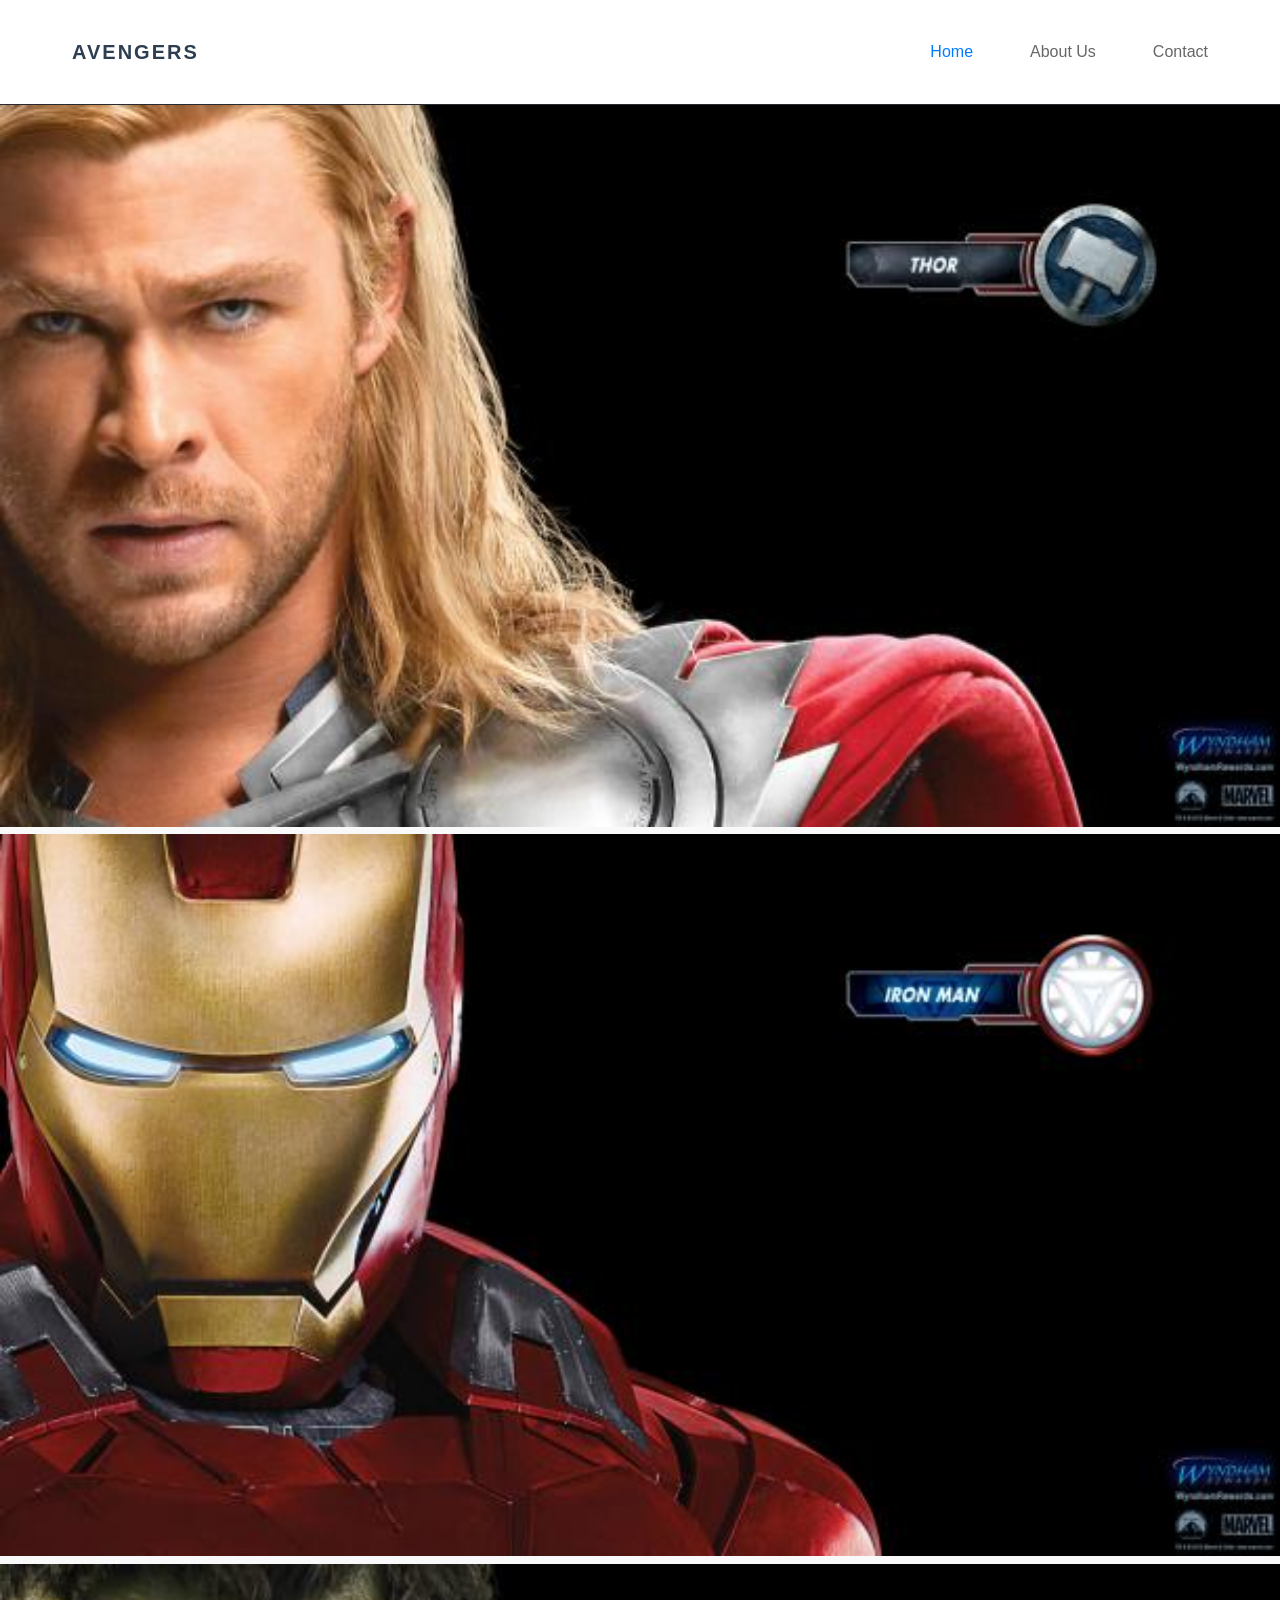
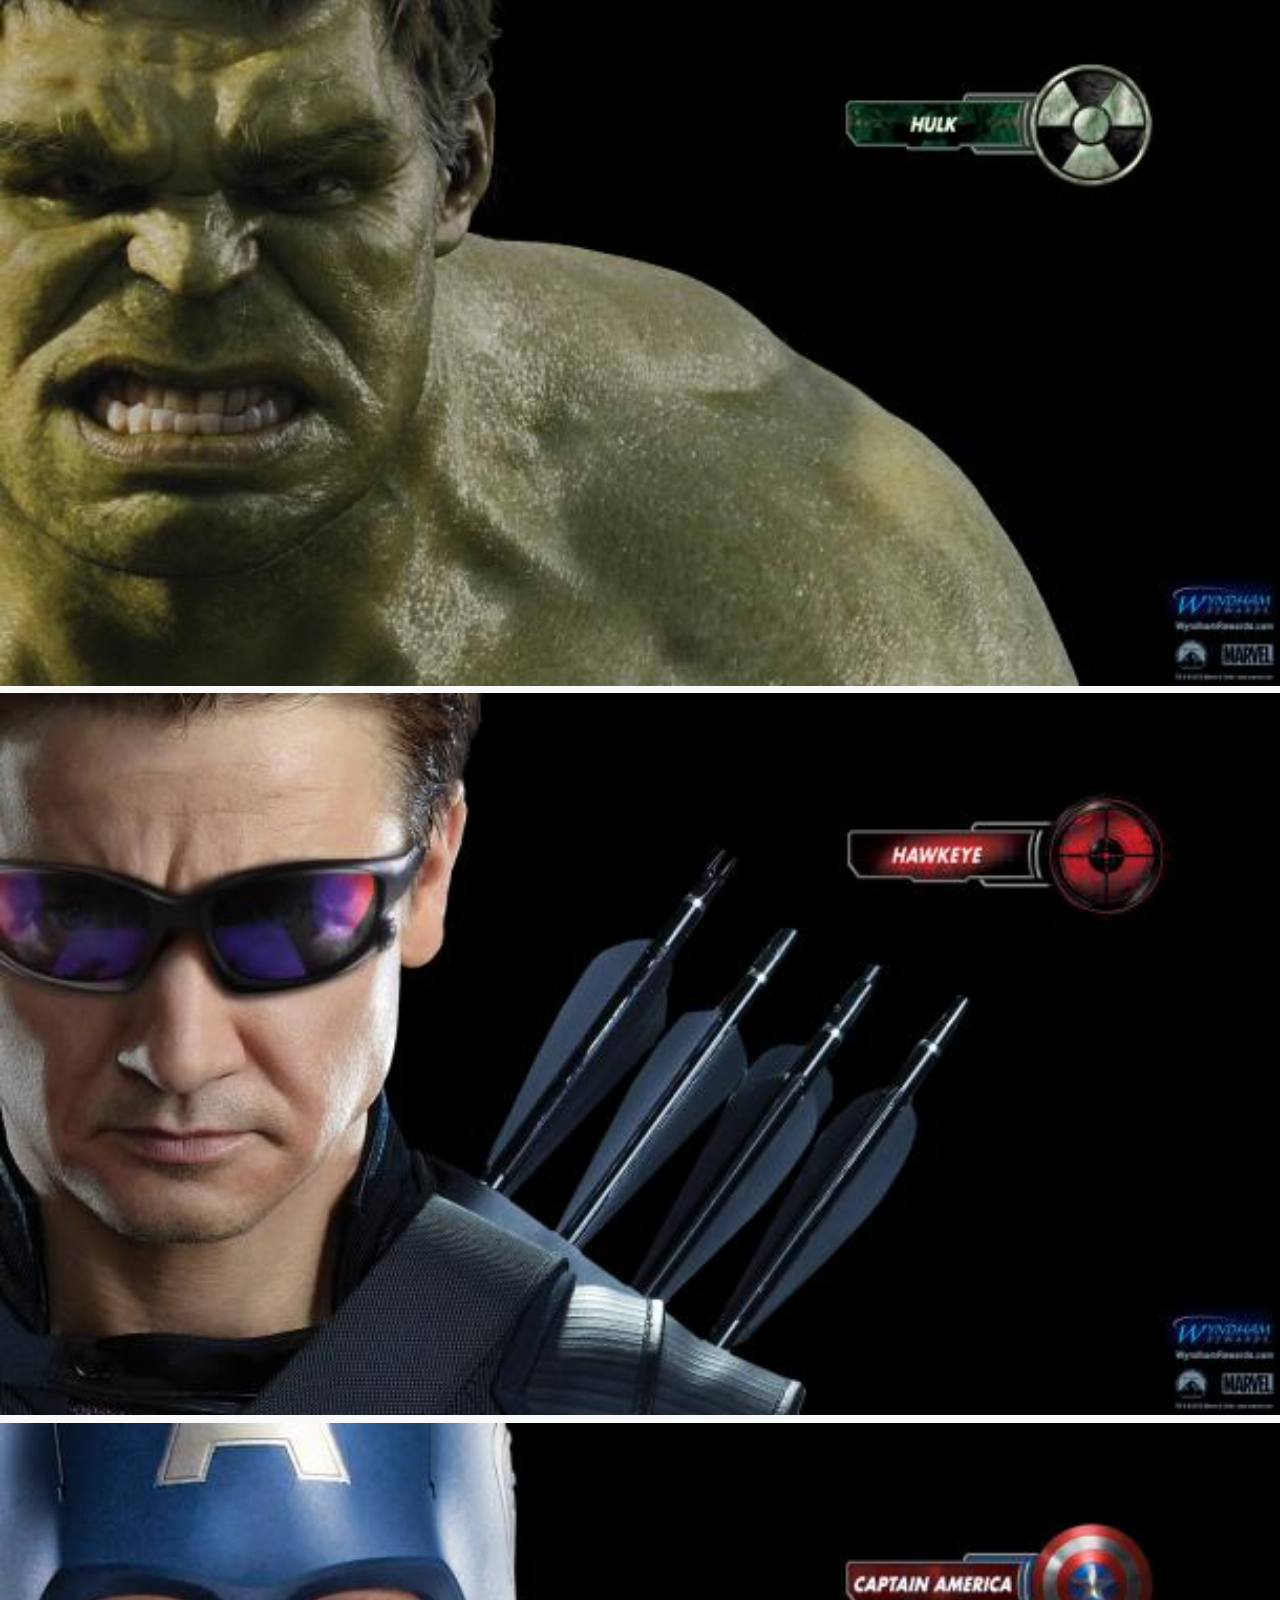
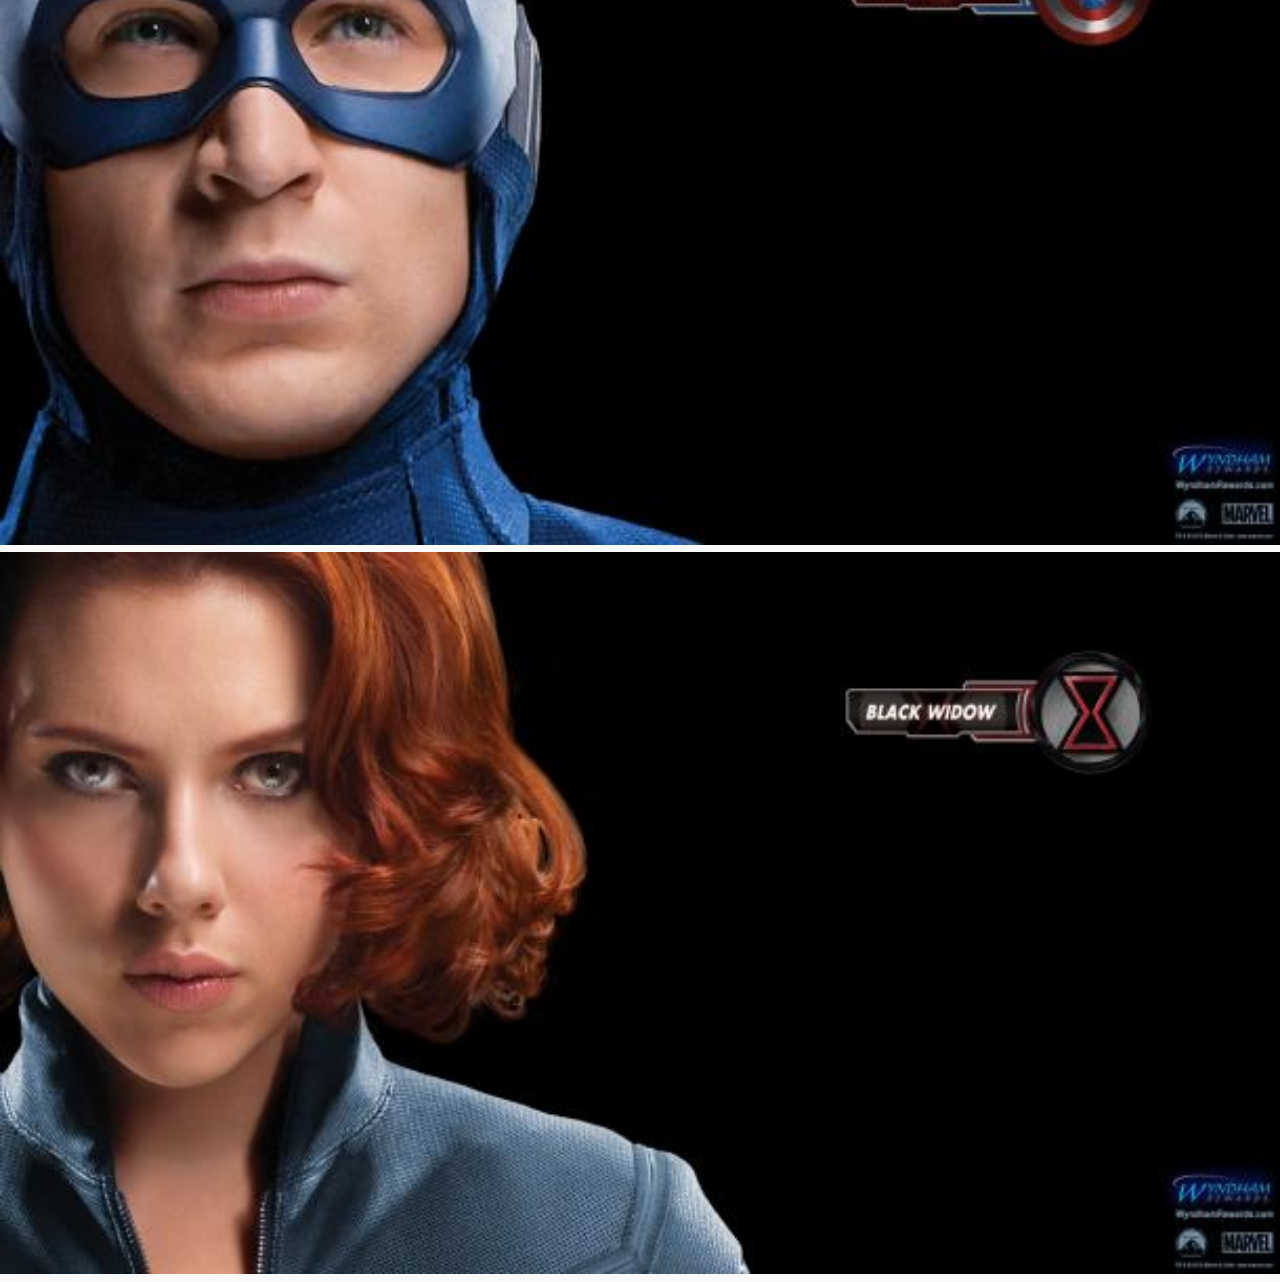
<file: index.html>
<!DOCTYPE html>
<html>
      <head>
            <link rel="stylesheet" href="style.css">
      </head>
      <body>
             <head>
    <meta charset="UTF-8">
    <meta name="viewport" content="width=device-width, initial-scale=1.0">
    <title>Home - My Website</title>
    <style>
        /* Basic Reset and Styling */
        * {
            margin: 0;
            padding: 0;
            box-sizing: border-box;
            font-family: Arial, sans-serif;
        }

        body {
            line-height: 1.6;
            color: #333;
            background-color: #f9f9f9;
        }

        /* Navbar Styling */
        .navbar {
            background-color: #ffffff;
            box-shadow: 0 2px 5px rgba(0,0,0,0.1);
            position: sticky;
            top: 0;
            z-index: 1000;
        }

        .nav-container {
            max-width: 1200px;
            margin: 0 auto;
            padding: 1rem 2rem;
            display: flex;
            justify-content: space-between;
            align-items: center;
        }

        .logo {
            font-weight: bold;
            font-size: 1.25rem;
            color: #2c3e50;
            text-decoration: none;
        }

        nav a {
            text-decoration: none;
            color: #666;
            margin-left: 2rem;
            font-weight: 500;
            transition: color 0.3s ease;
        }

        nav a:hover,
        nav a.active {
            color: #007bff;
        }

    </style>
</head>
<body>

    <header class="navbar">
        <div class="nav-container">
            <a href="index.html" class="logo">AVENGERS</a>
            <nav>
                <a href="index.html" class="active">Home</a>
                <a href="about.html">About Us</a>
                <a href="contact.html">Contact</a>
            </nav>
        </div>
    </header>
           <div class="gallery">
                <a href="avenger-1.html"><img src="images/avengers_01.jpg"/></a>
                <a href="avenger-2.html"><img src="images/avengers_02.jpg"/></a>
                <a href="avenger-3.html"><img src="images/avengers_03.jpg"/></a>
                <a href="avenger-4.html"><img src="images/avengers_04.jpg"/></a>
                <a href="avenger-5.html"><img src="images/avengers_05.jpg"/></a>
                <a href="avenger-6.html"><img src="images/avengers_06.jpg"/></a>
           </div>
      </body>
</html>
</file>
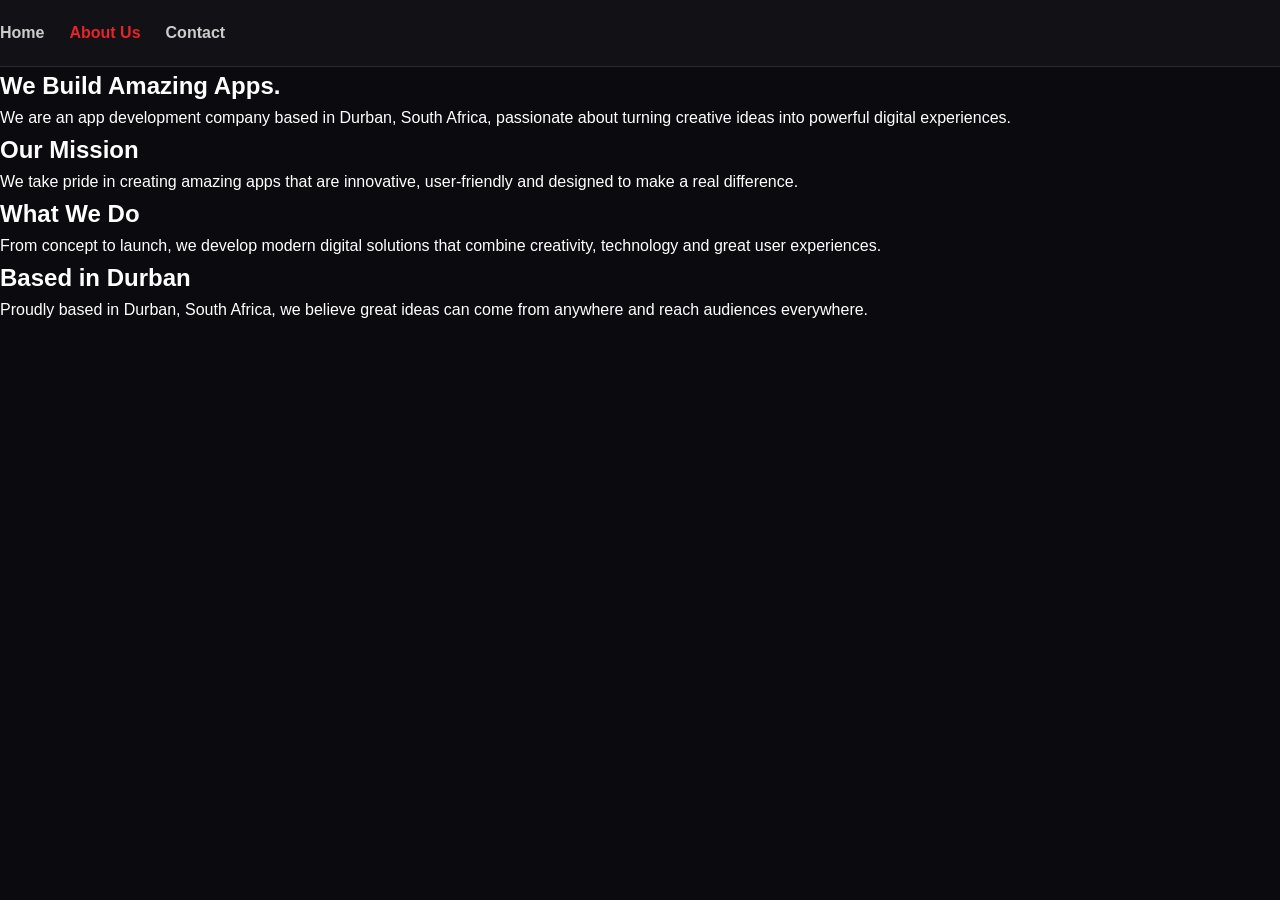
<file: about.html>
<!DOCTYPE html>
<html lang="en">

<head>
    <meta charset="UTF-8">
    <meta name="viewport" content="width=device-width, initial-scale=1.0">

    <title>About Us | App Development</title>

    <link rel="stylesheet" href="style.css">
</head>

<body>

    <!-- Navigation -->
    <header class="navbar">
        <div class="nav-container">


            <nav>
                <a href="index.html">Home</a>
                <a href="about.html" class="active">About Us</a>
                <a href="contact.html">Contact</a>
            </nav>

        </div>
    </header>


    <!-- About Hero -->
    <main>

        <section class="about-hero">

            <div class="about-content">

                
                <h1>
                    We Build
                    <span>Amazing Apps.</span>
                </h1>

                <p class="intro">
                    We are an app development company based in
                    Durban, South Africa, passionate about turning
                    creative ideas into powerful digital experiences.
                </p>


            </div>

        </section>


        <!-- About Information -->
        <section class="about-section">

            <div class="about-card">

                <div class="icon">
                    
                </div>

                <h2>Our Mission</h2>

                <p>
                    We take pride in creating amazing apps that are
                    innovative, user-friendly and designed to make
                    a real difference.
                </p>

            </div>


            <div class="about-card">

                <div class="icon">
                    
                </div>

                <h2>What We Do</h2>

                <p>
                    From concept to launch, we develop modern digital
                    solutions that combine creativity, technology and
                    great user experiences.
                </p>

            </div>


                <h2>Based in Durban</h2>

                <p>
                    Proudly based in Durban, South Africa, we believe
                    great ideas can come from anywhere and reach
                    audiences everywhere.
                </p>

            </div>

        </section>

    </main>


</body>
</file>
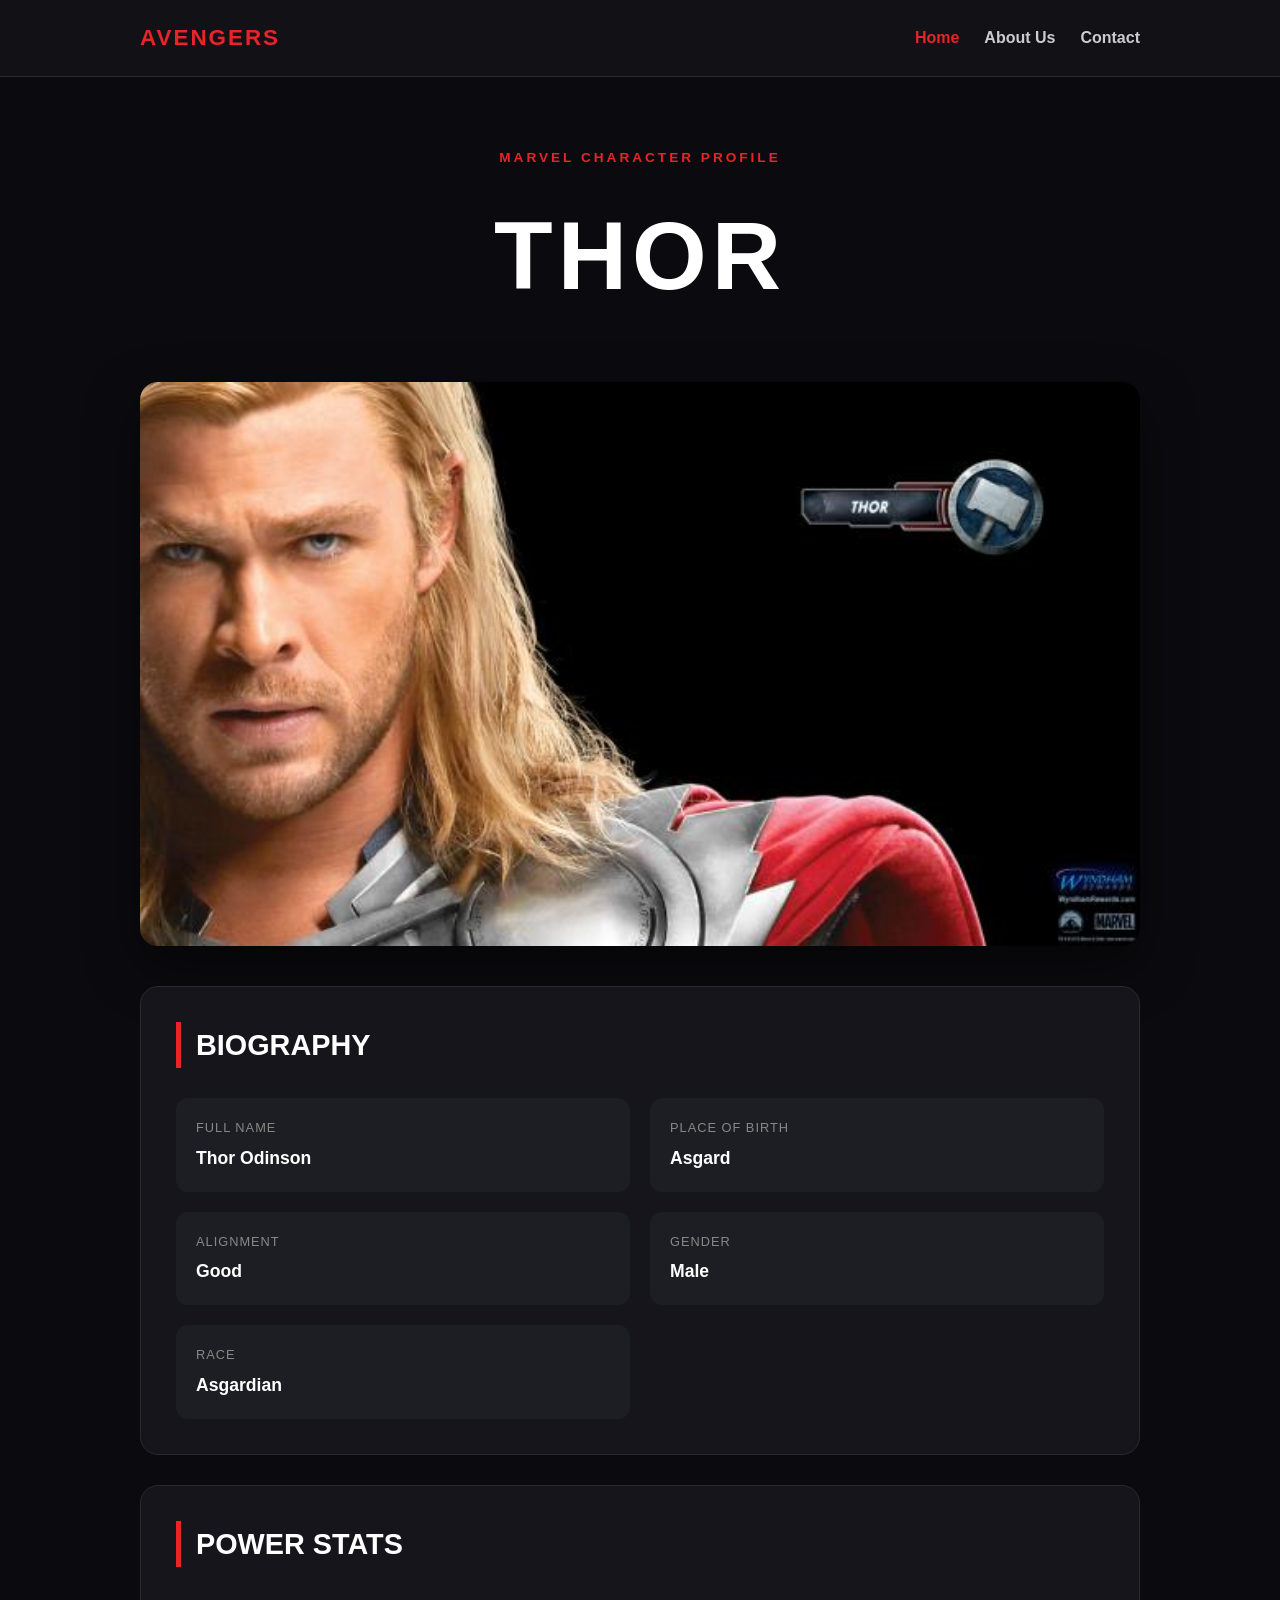
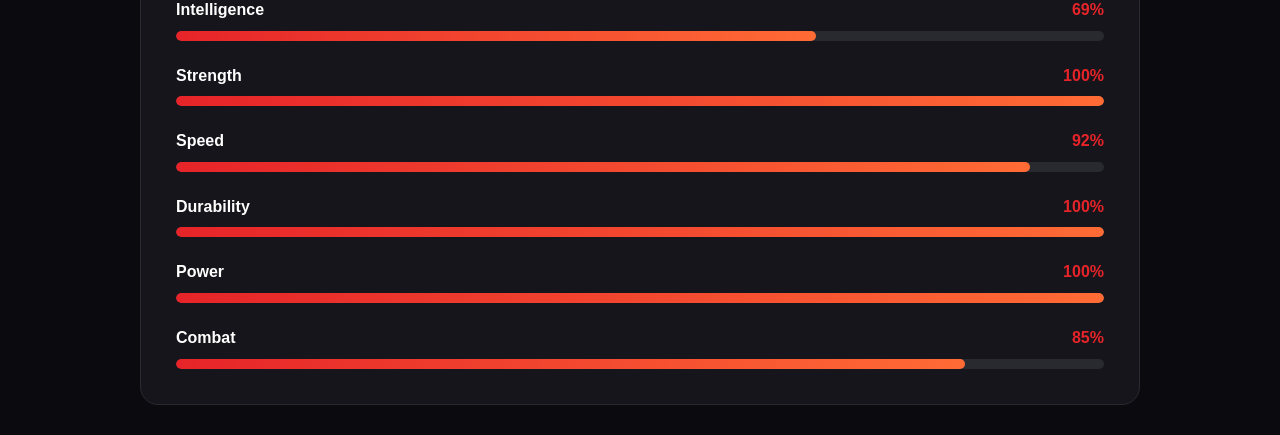
<file: avenger-1.html>
<!DOCTYPE html>
<html lang="en">
<head>
    <meta charset="UTF-8">
    <meta name="viewport" content="width=device-width, initial-scale=1.0">

    <title>Thor | Avengers Character Profile</title>

    <link rel="stylesheet" href="style.css">
</head>

<body>

    <!-- Navigation -->
    <header class="navbar">
        <div class="container">
            <a href="index.html" class="logo">AVENGERS</a>

            <nav>
                <a href="index.html" class="active">Home</a>
                <a href="about.html">About Us</a>
                <a href="contact.html">Contact</a>
            </nav>
        </div>
    </header>

    <!-- Main Content -->
    <main class="container">

        <!-- Character Header -->
        <section class="character-header">
            <p class="subtitle">MARVEL CHARACTER PROFILE</p>
            <h1>Thor</h1>

        </section>

        <!-- Character Image -->
        <section class="character-image">
            <img 
                src="images/avengers_01.jpg" 
                alt="Thor Odinson"
            >
        </section>

        <!-- Biography -->
        <section class="card">
            <h2>Biography</h2>

            <div class="bio-grid">

                <div class="bio-item">
                    <span>Full Name</span>
                    <strong>Thor Odinson</strong>
                </div>

                <div class="bio-item">
                    <span>Place of Birth</span>
                    <strong>Asgard</strong>
                </div>

                <div class="bio-item">
                    <span>Alignment</span>
                    <strong>Good</strong>
                </div>

                <div class="bio-item">
                    <span>Gender</span>
                    <strong>Male</strong>
                </div>

                <div class="bio-item">
                    <span>Race</span>
                    <strong>Asgardian</strong>
                </div>

            </div>
        </section>


        <!-- Power Stats -->
        <section class="card">
            <h2>Power Stats</h2>

            <div class="stats">

                <div class="stat">
                    <div class="stat-info">
                        <span>Intelligence</span>
                        <strong>69%</strong>
                    </div>
                    <div class="progress">
                        <div class="progress-bar" style="width: 69%;"></div>
                    </div>
                </div>


                <div class="stat">
                    <div class="stat-info">
                        <span>Strength</span>
                        <strong>100%</strong>
                    </div>
                    <div class="progress">
                        <div class="progress-bar" style="width: 100%;"></div>
                    </div>
                </div>


                <div class="stat">
                    <div class="stat-info">
                        <span>Speed</span>
                        <strong>92%</strong>
                    </div>
                    <div class="progress">
                        <div class="progress-bar" style="width: 92%;"></div>
                    </div>
                </div>


                <div class="stat">
                    <div class="stat-info">
                        <span>Durability</span>
                        <strong>100%</strong>
                    </div>
                    <div class="progress">
                        <div class="progress-bar" style="width: 100%;"></div>
                    </div>
                </div>


                <div class="stat">
                    <div class="stat-info">
                        <span>Power</span>
                        <strong>100%</strong>
                    </div>
                    <div class="progress">
                        <div class="progress-bar" style="width: 100%;"></div>
                    </div>
                </div>


                <div class="stat">
                    <div class="stat-info">
                        <span>Combat</span>
                        <strong>85%</strong>
                    </div>
                    <div class="progress">
                        <div class="progress-bar" style="width: 85%;"></div>
                    </div>
                </div>

            </div>
        </section>

    </main>


</body>
</html>
</file>
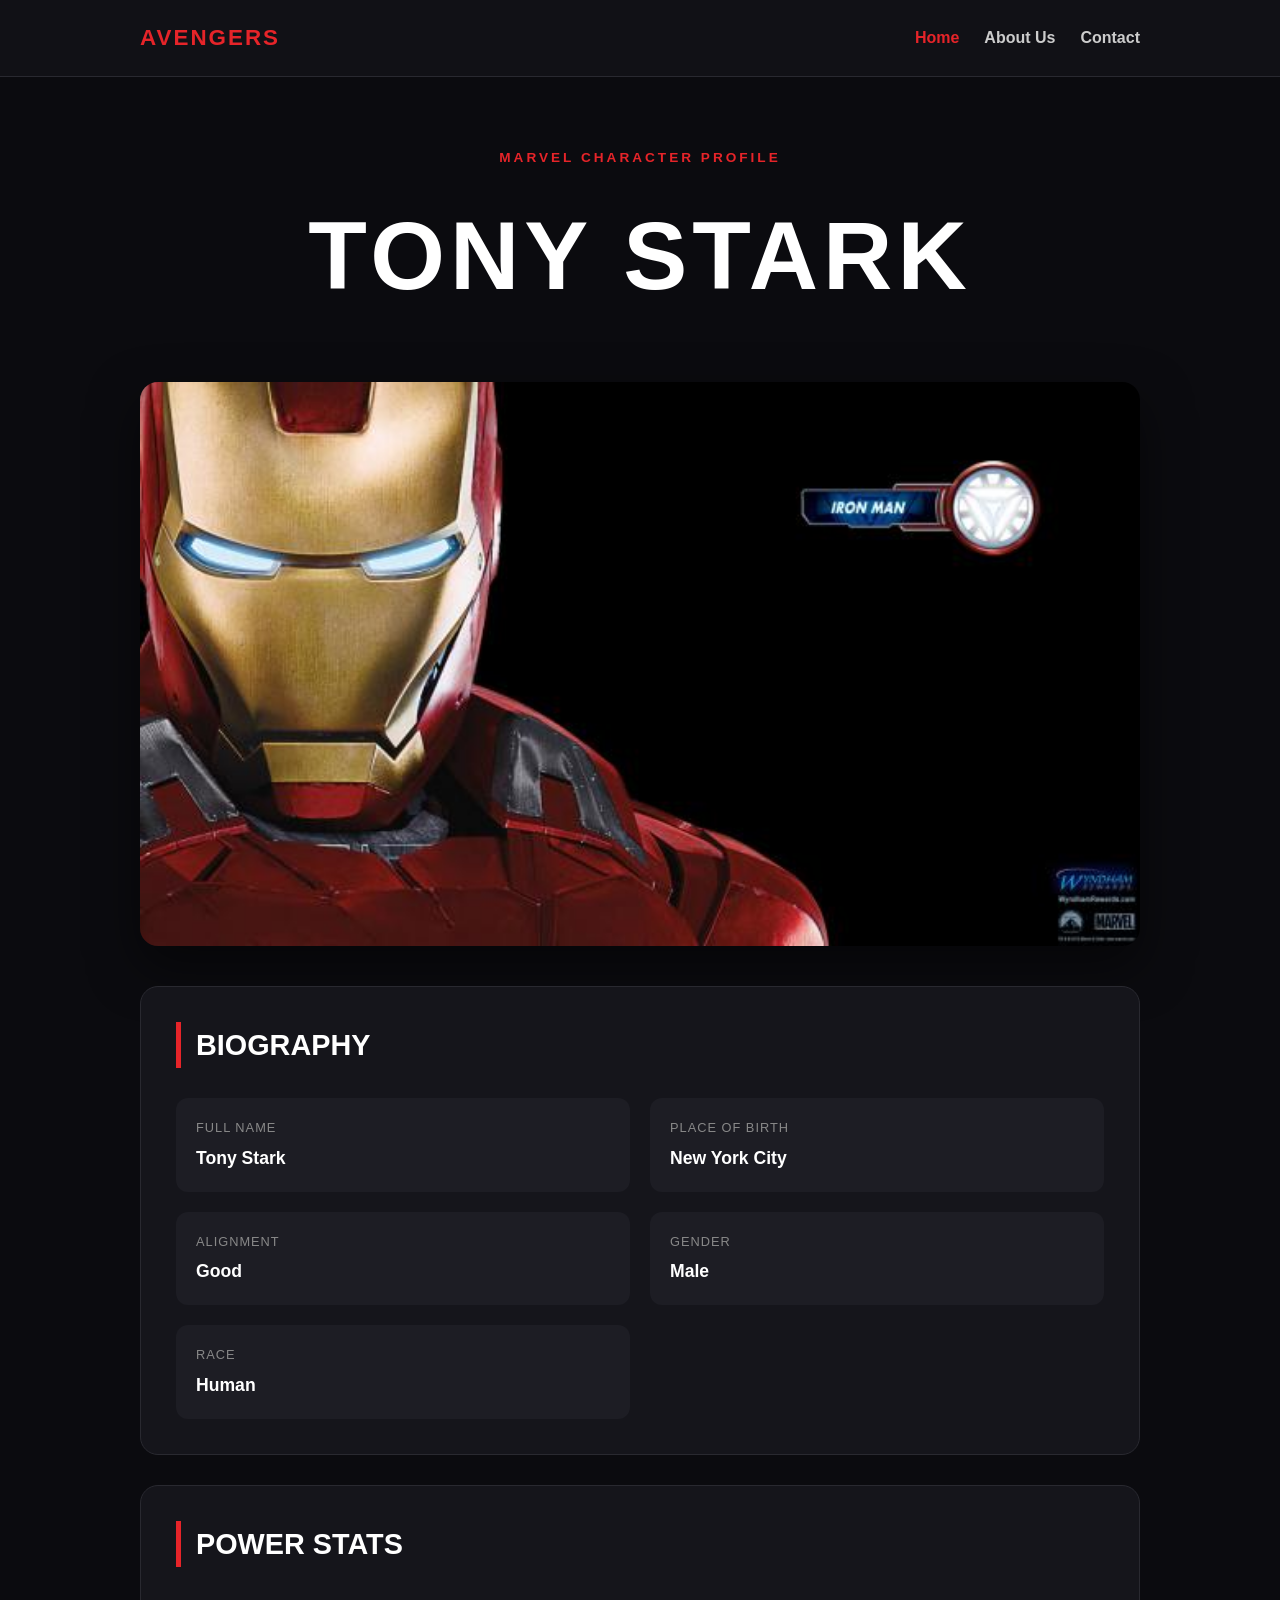
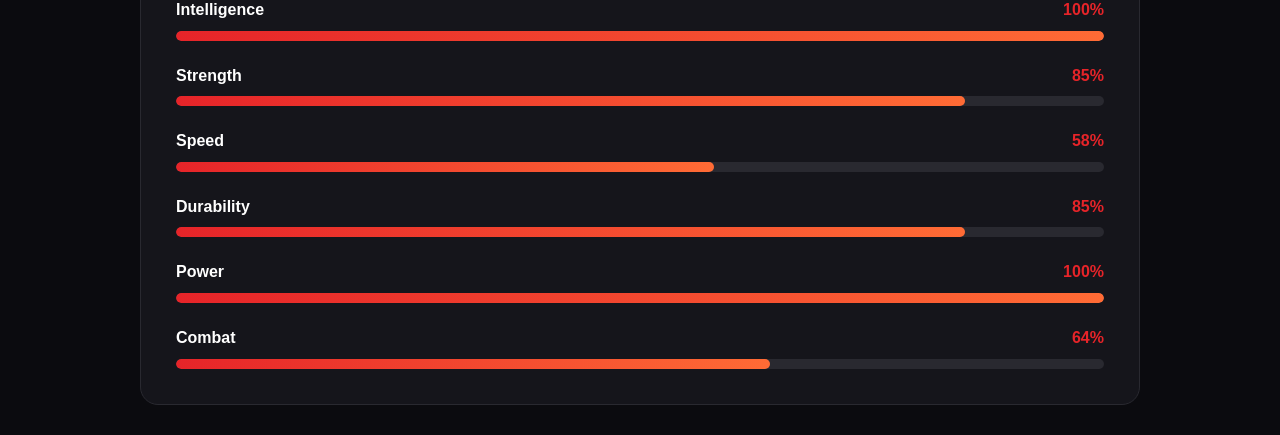
<file: avenger-2.html>
<!DOCTYPE html>
<html lang="en">
<head>
    <meta charset="UTF-8">
    <meta name="viewport" content="width=device-width, initial-scale=1.0">

    <title>Tony Stark | Avengers Character Profile</title>

    <link rel="stylesheet" href="style.css">
</head>

<body>

    <!-- Navigation -->
    <header class="navbar">
        <div class="container">
            <a href="index.html" class="logo">AVENGERS</a>

            <nav>
                <a href="index.html" class="active">Home</a>
                <a href="about.html">About Us</a>
                <a href="contact.html">Contact</a>
            </nav>
        </div>
    </header>

    <!-- Main Content -->
    <main class="container">

        <!-- Character Header -->
        <section class="character-header">
            <p class="subtitle">MARVEL CHARACTER PROFILE</p>
            <h1>Tony Stark</h1>

        </section>

        <!-- Character Image -->
        <section class="character-image">
            <img 
                src="images/avengers_02.jpg" 
                alt="Tony Stark"
            >
        </section>

        <!-- Biography -->
        <section class="card">
            <h2>Biography</h2>

            <div class="bio-grid">

                <div class="bio-item">
                    <span>Full Name</span>
                    <strong>Tony Stark</strong>
                </div>

                <div class="bio-item">
                    <span>Place of Birth</span>
                    <strong>New York City</strong>
                </div>

                <div class="bio-item">
                    <span>Alignment</span>
                    <strong>Good</strong>
                </div>

                <div class="bio-item">
                    <span>Gender</span>
                    <strong>Male</strong>
                </div>

                <div class="bio-item">
                    <span>Race</span>
                    <strong>Human</strong>
                </div>

            </div>
        </section>


        <!-- Power Stats -->
        <section class="card">
            <h2>Power Stats</h2>

            <div class="stats">

                <div class="stat">
                    <div class="stat-info">
                        <span>Intelligence</span>
                        <strong>100%</strong>
                    </div>
                    <div class="progress">
                        <div class="progress-bar" style="width: 100%;"></div>
                    </div>
                </div>


                <div class="stat">
                    <div class="stat-info">
                        <span>Strength</span>
                        <strong>85%</strong>
                    </div>
                    <div class="progress">
                        <div class="progress-bar" style="width: 85%;"></div>
                    </div>
                </div>


                <div class="stat">
                    <div class="stat-info">
                        <span>Speed</span>
                        <strong>58%</strong>
                    </div>
                    <div class="progress">
                        <div class="progress-bar" style="width: 58%;"></div>
                    </div>
                </div>


                <div class="stat">
                    <div class="stat-info">
                        <span>Durability</span>
                        <strong>85%</strong>
                    </div>
                    <div class="progress">
                        <div class="progress-bar" style="width: 85%;"></div>
                    </div>
                </div>


                <div class="stat">
                    <div class="stat-info">
                        <span>Power</span>
                        <strong>100%</strong>
                    </div>
                    <div class="progress">
                        <div class="progress-bar" style="width: 100%;"></div>
                    </div>
                </div>


                <div class="stat">
                    <div class="stat-info">
                        <span>Combat</span>
                        <strong>64%</strong>
                    </div>
                    <div class="progress">
                        <div class="progress-bar" style="width: 64%;"></div>
                    </div>
                </div>

            </div>
        </section>

    </main>


</body>
</html>
</file>
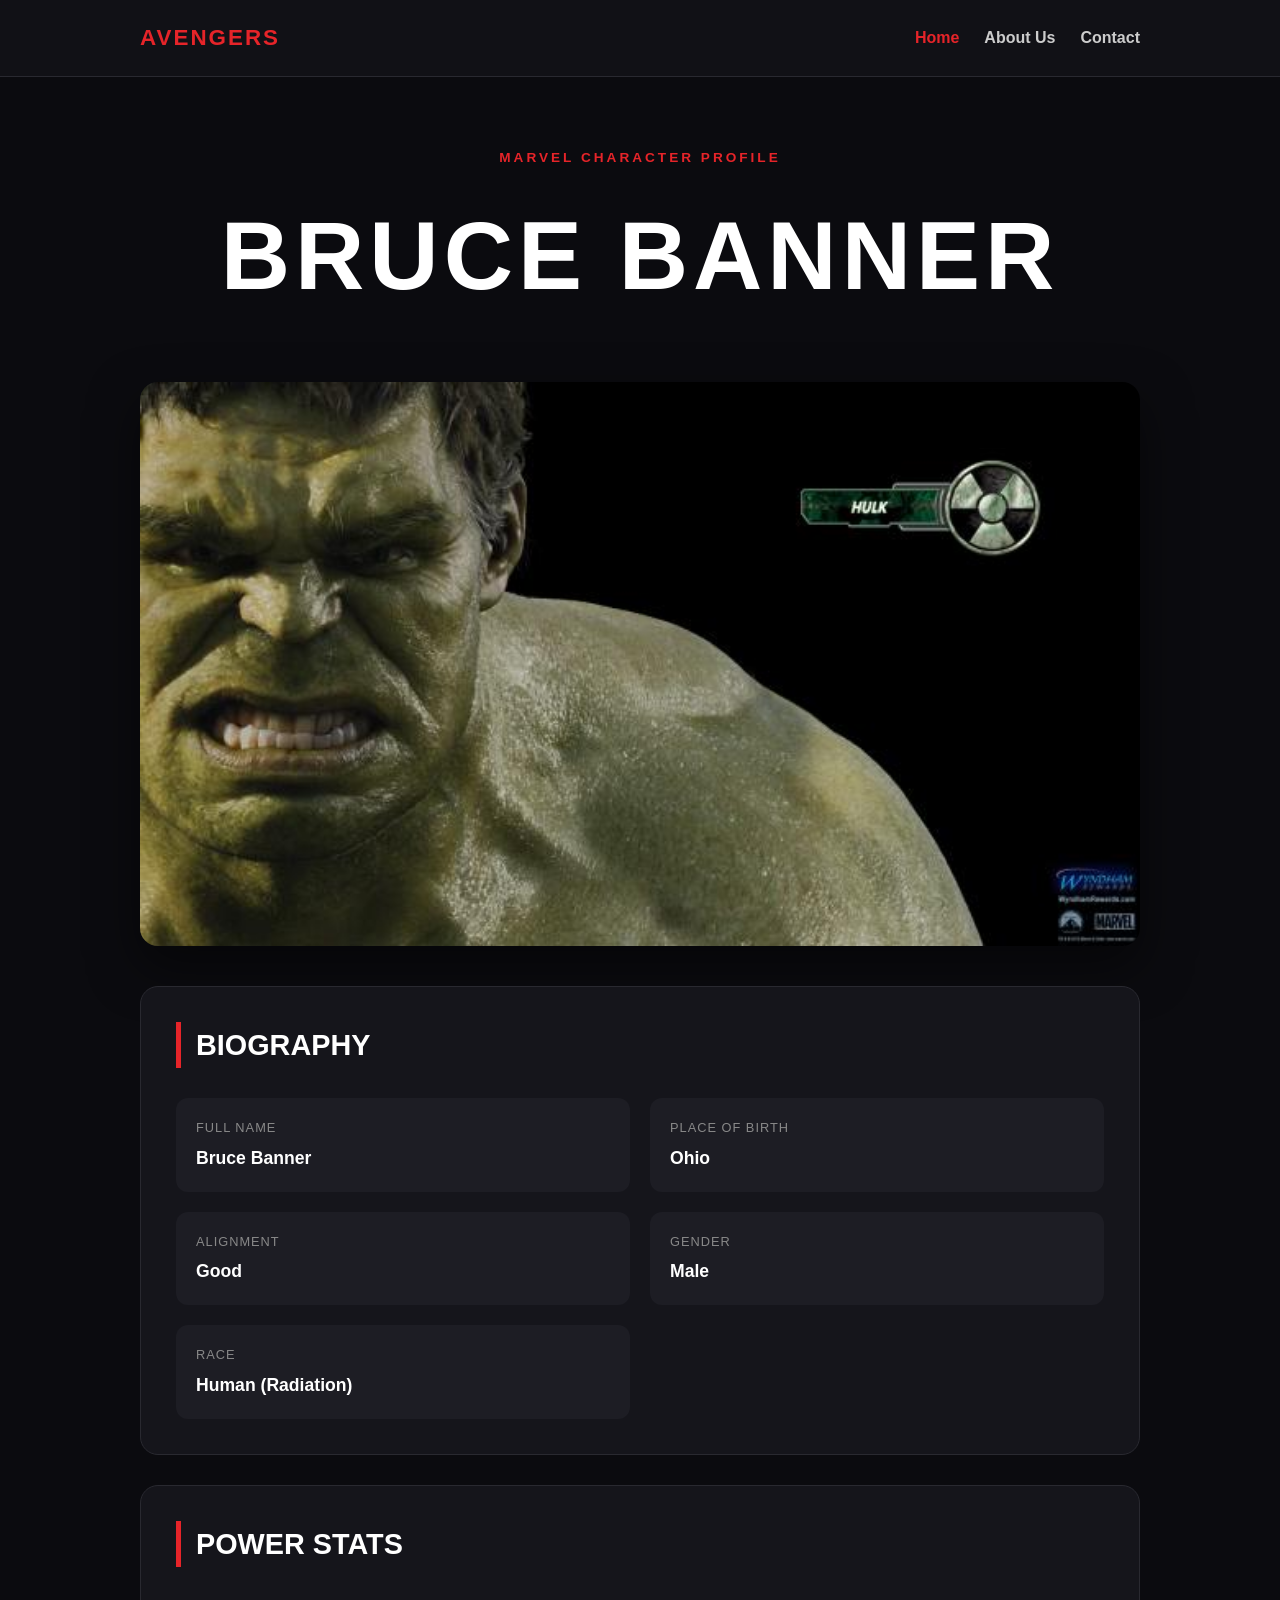
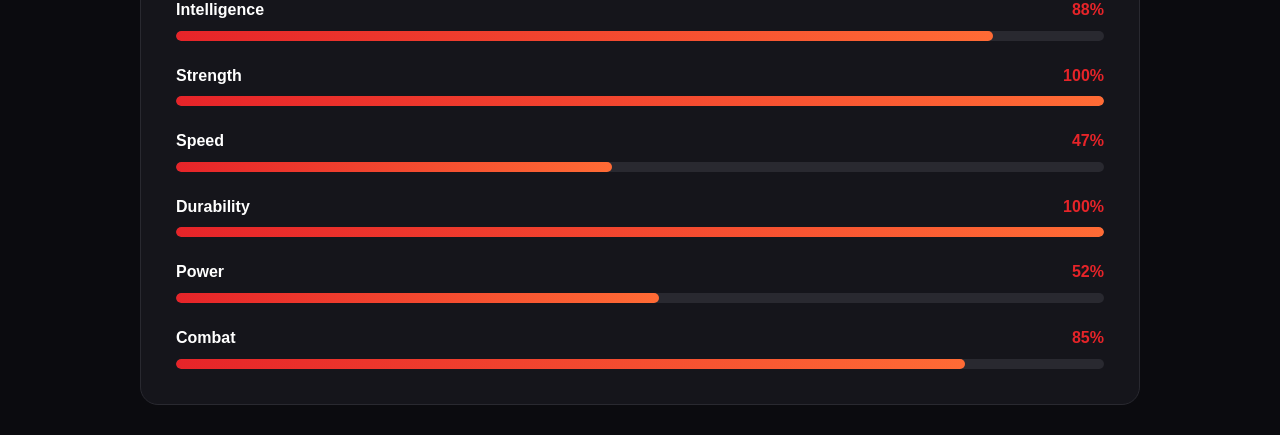
<file: avenger-3.html>
<!DOCTYPE html>
<html lang="en">
<head>
    <meta charset="UTF-8">
    <meta name="viewport" content="width=device-width, initial-scale=1.0">

    <title>Bruce Banner | Avengers Character Profile</title>

    <link rel="stylesheet" href="style.css">
</head>

<body>

    <!-- Navigation -->
    <header class="navbar">
        <div class="container">
            <a href="index.html" class="logo">AVENGERS</a>

            <nav>
                <a href="index.html" class="active">Home</a>
                <a href="about.html">About Us</a>
                <a href="contact.html">Contact</a>
            </nav>
        </div>
    </header>

    <!-- Main Content -->
    <main class="container">

        <!-- Character Header -->
        <section class="character-header">
            <p class="subtitle">MARVEL CHARACTER PROFILE</p>
            <h1>Bruce Banner</h1>

        </section>

        <!-- Character Image -->
        <section class="character-image">
            <img 
                src="images/avengers_03.jpg" 
                alt="Bruce Banner"
            >
        </section>

        <!-- Biography -->
        <section class="card">
            <h2>Biography</h2>

            <div class="bio-grid">

                <div class="bio-item">
                    <span>Full Name</span>
                    <strong>Bruce Banner</strong>
                </div>

                <div class="bio-item">
                    <span>Place of Birth</span>
                    <strong>Ohio</strong>
                </div>

                <div class="bio-item">
                    <span>Alignment</span>
                    <strong>Good</strong>
                </div>

                <div class="bio-item">
                    <span>Gender</span>
                    <strong>Male</strong>
                </div>

                <div class="bio-item">
                    <span>Race</span>
                    <strong>Human (Radiation)</strong>
                </div>

            </div>
        </section>


        <!-- Power Stats -->
        <section class="card">
            <h2>Power Stats</h2>

            <div class="stats">

                <div class="stat">
                    <div class="stat-info">
                        <span>Intelligence</span>
                        <strong>88%</strong>
                    </div>
                    <div class="progress">
                        <div class="progress-bar" style="width: 88%;"></div>
                    </div>
                </div>


                <div class="stat">
                    <div class="stat-info">
                        <span>Strength</span>
                        <strong>100%</strong>
                    </div>
                    <div class="progress">
                        <div class="progress-bar" style="width: 100%;"></div>
                    </div>
                </div>


                <div class="stat">
                    <div class="stat-info">
                        <span>Speed</span>
                        <strong>47%</strong>
                    </div>
                    <div class="progress">
                        <div class="progress-bar" style="width: 47%;"></div>
                    </div>
                </div>


                <div class="stat">
                    <div class="stat-info">
                        <span>Durability</span>
                        <strong>100%</strong>
                    </div>
                    <div class="progress">
                        <div class="progress-bar" style="width: 100%;"></div>
                    </div>
                </div>


                <div class="stat">
                    <div class="stat-info">
                        <span>Power</span>
                        <strong>52%</strong>
                    </div>
                    <div class="progress">
                        <div class="progress-bar" style="width: 52%;"></div>
                    </div>
                </div>


                <div class="stat">
                    <div class="stat-info">
                        <span>Combat</span>
                        <strong>85%</strong>
                    </div>
                    <div class="progress">
                        <div class="progress-bar" style="width: 85%;"></div>
                    </div>
                </div>

            </div>
        </section>

    </main>


</body>
</html>
</file>
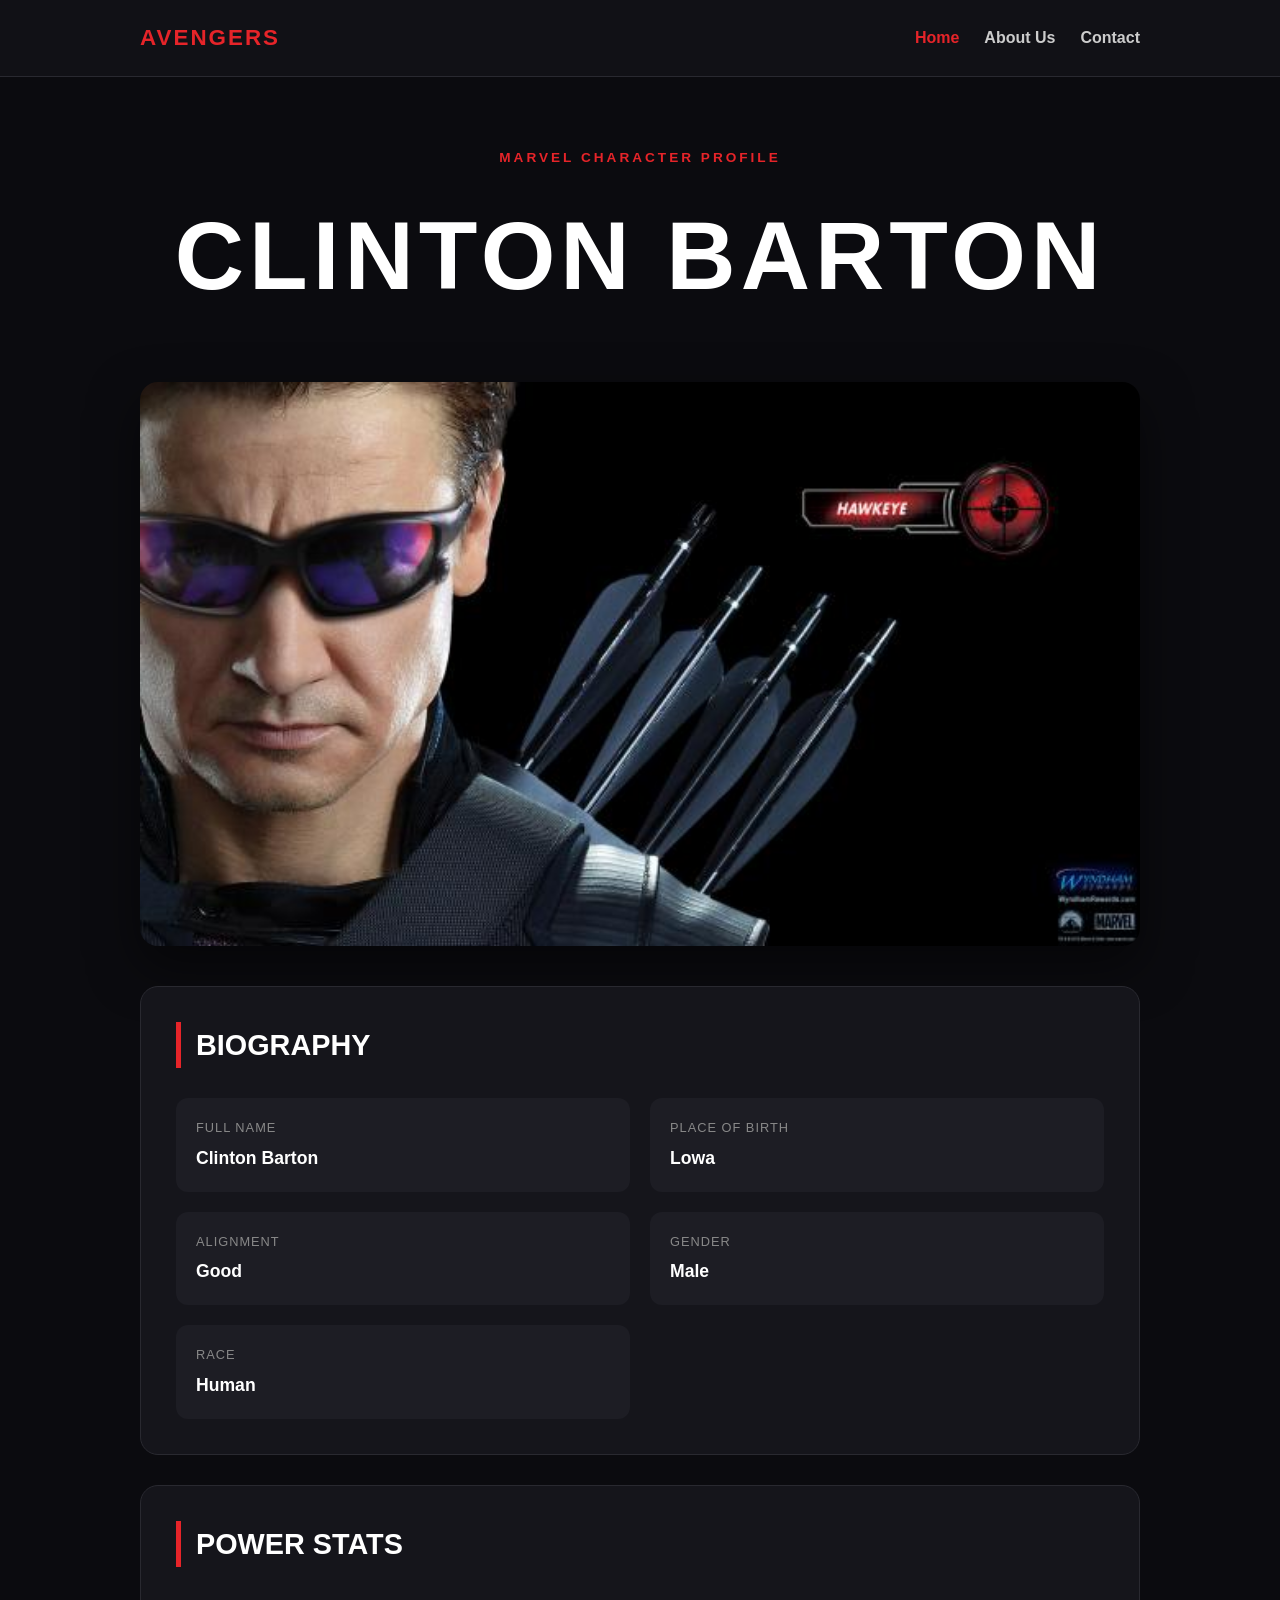
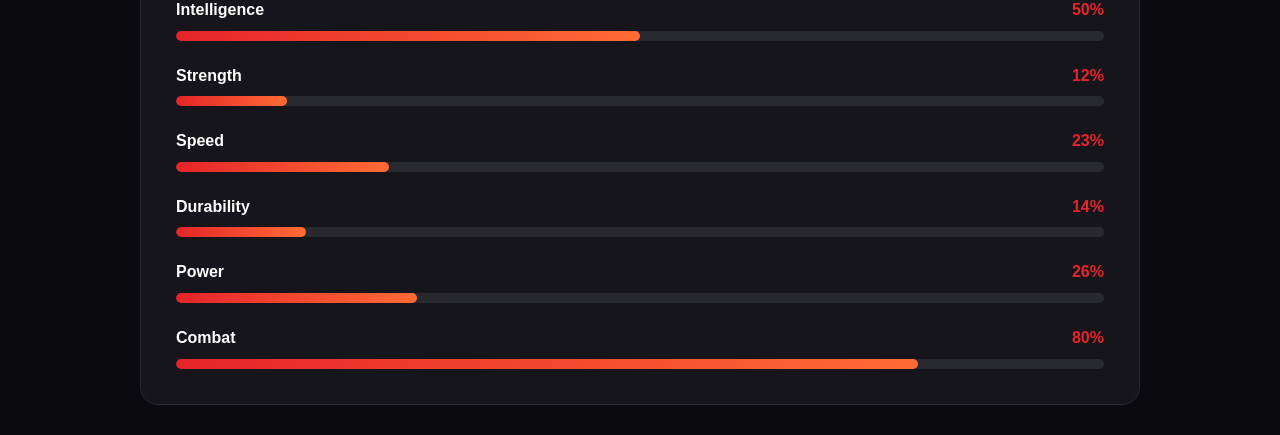
<file: avenger-4.html>
<!DOCTYPE html>
<html lang="en">
<head>
    <meta charset="UTF-8">
    <meta name="viewport" content="width=device-width, initial-scale=1.0">

    <title>Clinton Barton | Avengers Character Profile</title>

    <link rel="stylesheet" href="style.css">
</head>

<body>

    <!-- Navigation -->
    <header class="navbar">
        <div class="container">
            <a href="index.html" class="logo">AVENGERS</a>

            <nav>
                <a href="index.html" class="active">Home</a>
                <a href="about.html">About Us</a>
                <a href="contact.html">Contact</a>
            </nav>
        </div>
    </header>

    <!-- Main Content -->
    <main class="container">

        <!-- Character Header -->
        <section class="character-header">
            <p class="subtitle">MARVEL CHARACTER PROFILE</p>
            <h1>Clinton Barton</h1>

        </section>

        <!-- Character Image -->
        <section class="character-image">
            <img 
                src="images/avengers_04.jpg" 
                alt="Clinton Barton"
            >
        </section>

        <!-- Biography -->
        <section class="card">
            <h2>Biography</h2>

            <div class="bio-grid">

                <div class="bio-item">
                    <span>Full Name</span>
                    <strong>Clinton Barton</strong>
                </div>

                <div class="bio-item">
                    <span>Place of Birth</span>
                    <strong>Lowa</strong>
                </div>

                <div class="bio-item">
                    <span>Alignment</span>
                    <strong>Good</strong>
                </div>

                <div class="bio-item">
                    <span>Gender</span>
                    <strong>Male</strong>
                </div>

                <div class="bio-item">
                    <span>Race</span>
                    <strong>Human</strong>
                </div>

            </div>
        </section>


        <!-- Power Stats -->
        <section class="card">
            <h2>Power Stats</h2>

            <div class="stats">

                <div class="stat">
                    <div class="stat-info">
                        <span>Intelligence</span>
                        <strong>50%</strong>
                    </div>
                    <div class="progress">
                        <div class="progress-bar" style="width: 50%;"></div>
                    </div>
                </div>


                <div class="stat">
                    <div class="stat-info">
                        <span>Strength</span>
                        <strong>12%</strong>
                    </div>
                    <div class="progress">
                        <div class="progress-bar" style="width: 12%;"></div>
                    </div>
                </div>


                <div class="stat">
                    <div class="stat-info">
                        <span>Speed</span>
                        <strong>23%</strong>
                    </div>
                    <div class="progress">
                        <div class="progress-bar" style="width: 23%;"></div>
                    </div>
                </div>


                <div class="stat">
                    <div class="stat-info">
                        <span>Durability</span>
                        <strong>14%</strong>
                    </div>
                    <div class="progress">
                        <div class="progress-bar" style="width: 14%;"></div>
                    </div>
                </div>


                <div class="stat">
                    <div class="stat-info">
                        <span>Power</span>
                        <strong>26%</strong>
                    </div>
                    <div class="progress">
                        <div class="progress-bar" style="width: 26%;"></div>
                    </div>
                </div>


                <div class="stat">
                    <div class="stat-info">
                        <span>Combat</span>
                        <strong>80%</strong>
                    </div>
                    <div class="progress">
                        <div class="progress-bar" style="width: 80%;"></div>
                    </div>
                </div>

            </div>
        </section>

    </main>


</body>
</html>
</file>
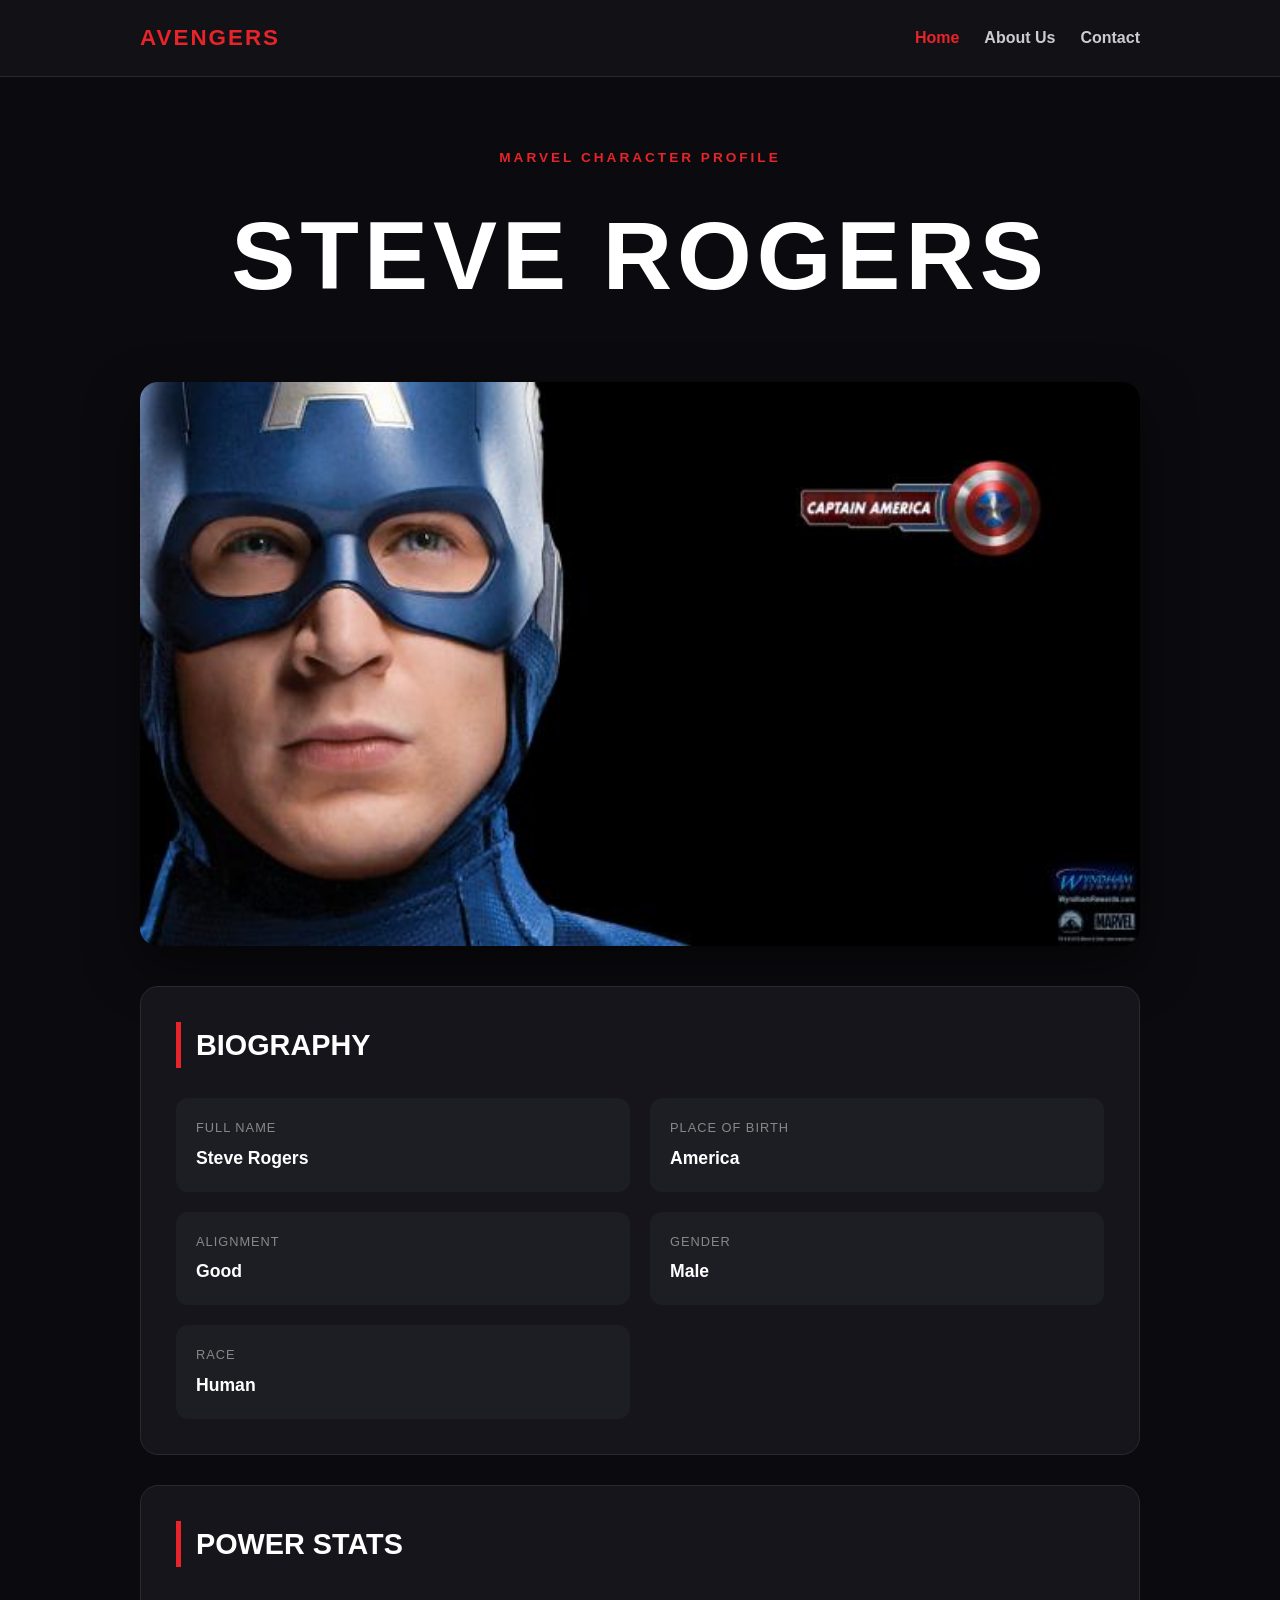
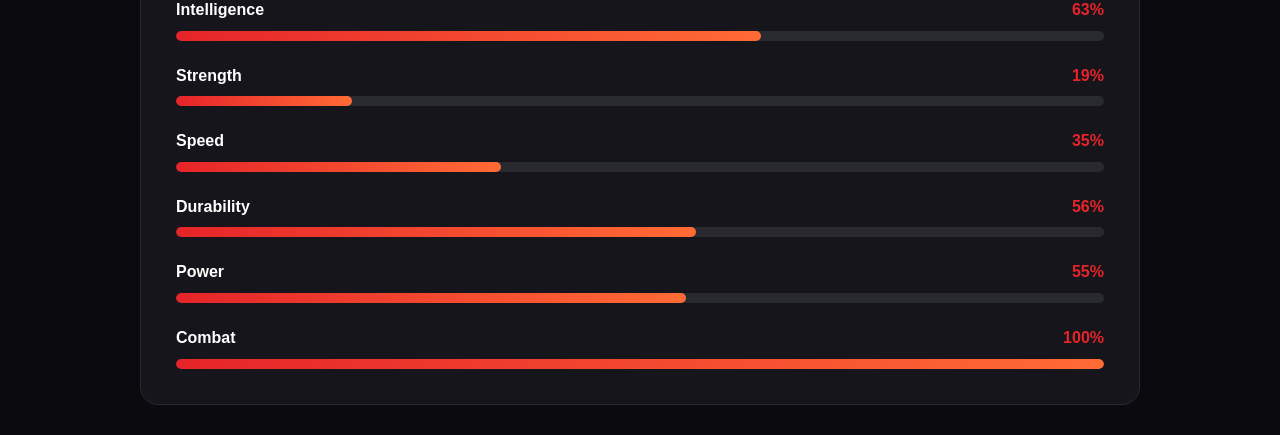
<file: avenger-5.html>
<!DOCTYPE html>
<html lang="en">
<head>
    <meta charset="UTF-8">
    <meta name="viewport" content="width=device-width, initial-scale=1.0">

    <title>Steve Rogers | Avengers Character Profile</title>

    <link rel="stylesheet" href="style.css">
</head>

<body>

    <!-- Navigation -->
    <header class="navbar">
        <div class="container">
            <a href="index.html" class="logo">AVENGERS</a>

            <nav>
                <a href="index.html" class="active">Home</a>
                <a href="about.html">About Us</a>
                <a href="contact.html">Contact</a>
            </nav>
        </div>
    </header>

    <!-- Main Content -->
    <main class="container">

        <!-- Character Header -->
        <section class="character-header">
            <p class="subtitle">MARVEL CHARACTER PROFILE</p>
            <h1>Steve Rogers</h1>

        </section>

        <!-- Character Image -->
        <section class="character-image">
            <img 
                src="images/avengers_05.jpg" 
                alt="Steve Rogers"
            >
        </section>

        <!-- Biography -->
        <section class="card">
            <h2>Biography</h2>

            <div class="bio-grid">

                <div class="bio-item">
                    <span>Full Name</span>
                    <strong>Steve Rogers</strong>
                </div>

                <div class="bio-item">
                    <span>Place of Birth</span>
                    <strong>America</strong>
                </div>

                <div class="bio-item">
                    <span>Alignment</span>
                    <strong>Good</strong>
                </div>

                <div class="bio-item">
                    <span>Gender</span>
                    <strong>Male</strong>
                </div>

                <div class="bio-item">
                    <span>Race</span>
                    <strong>Human</strong>
                </div>

            </div>
        </section>


        <!-- Power Stats -->
        <section class="card">
            <h2>Power Stats</h2>

            <div class="stats">

                <div class="stat">
                    <div class="stat-info">
                        <span>Intelligence</span>
                        <strong>63%</strong>
                    </div>
                    <div class="progress">
                        <div class="progress-bar" style="width: 63%;"></div>
                    </div>
                </div>


                <div class="stat">
                    <div class="stat-info">
                        <span>Strength</span>
                        <strong>19%</strong>
                    </div>
                    <div class="progress">
                        <div class="progress-bar" style="width: 19%;"></div>
                    </div>
                </div>


                <div class="stat">
                    <div class="stat-info">
                        <span>Speed</span>
                        <strong>35%</strong>
                    </div>
                    <div class="progress">
                        <div class="progress-bar" style="width: 35%;"></div>
                    </div>
                </div>


                <div class="stat">
                    <div class="stat-info">
                        <span>Durability</span>
                        <strong>56%</strong>
                    </div>
                    <div class="progress">
                        <div class="progress-bar" style="width: 56%;"></div>
                    </div>
                </div>


                <div class="stat">
                    <div class="stat-info">
                        <span>Power</span>
                        <strong>55%</strong>
                    </div>
                    <div class="progress">
                        <div class="progress-bar" style="width: 55%;"></div>
                    </div>
                </div>


                <div class="stat">
                    <div class="stat-info">
                        <span>Combat</span>
                        <strong>100%</strong>
                    </div>
                    <div class="progress">
                        <div class="progress-bar" style="width: 100%;"></div>
                    </div>
                </div>

            </div>
        </section>

    </main>


</body>
</html>
</file>
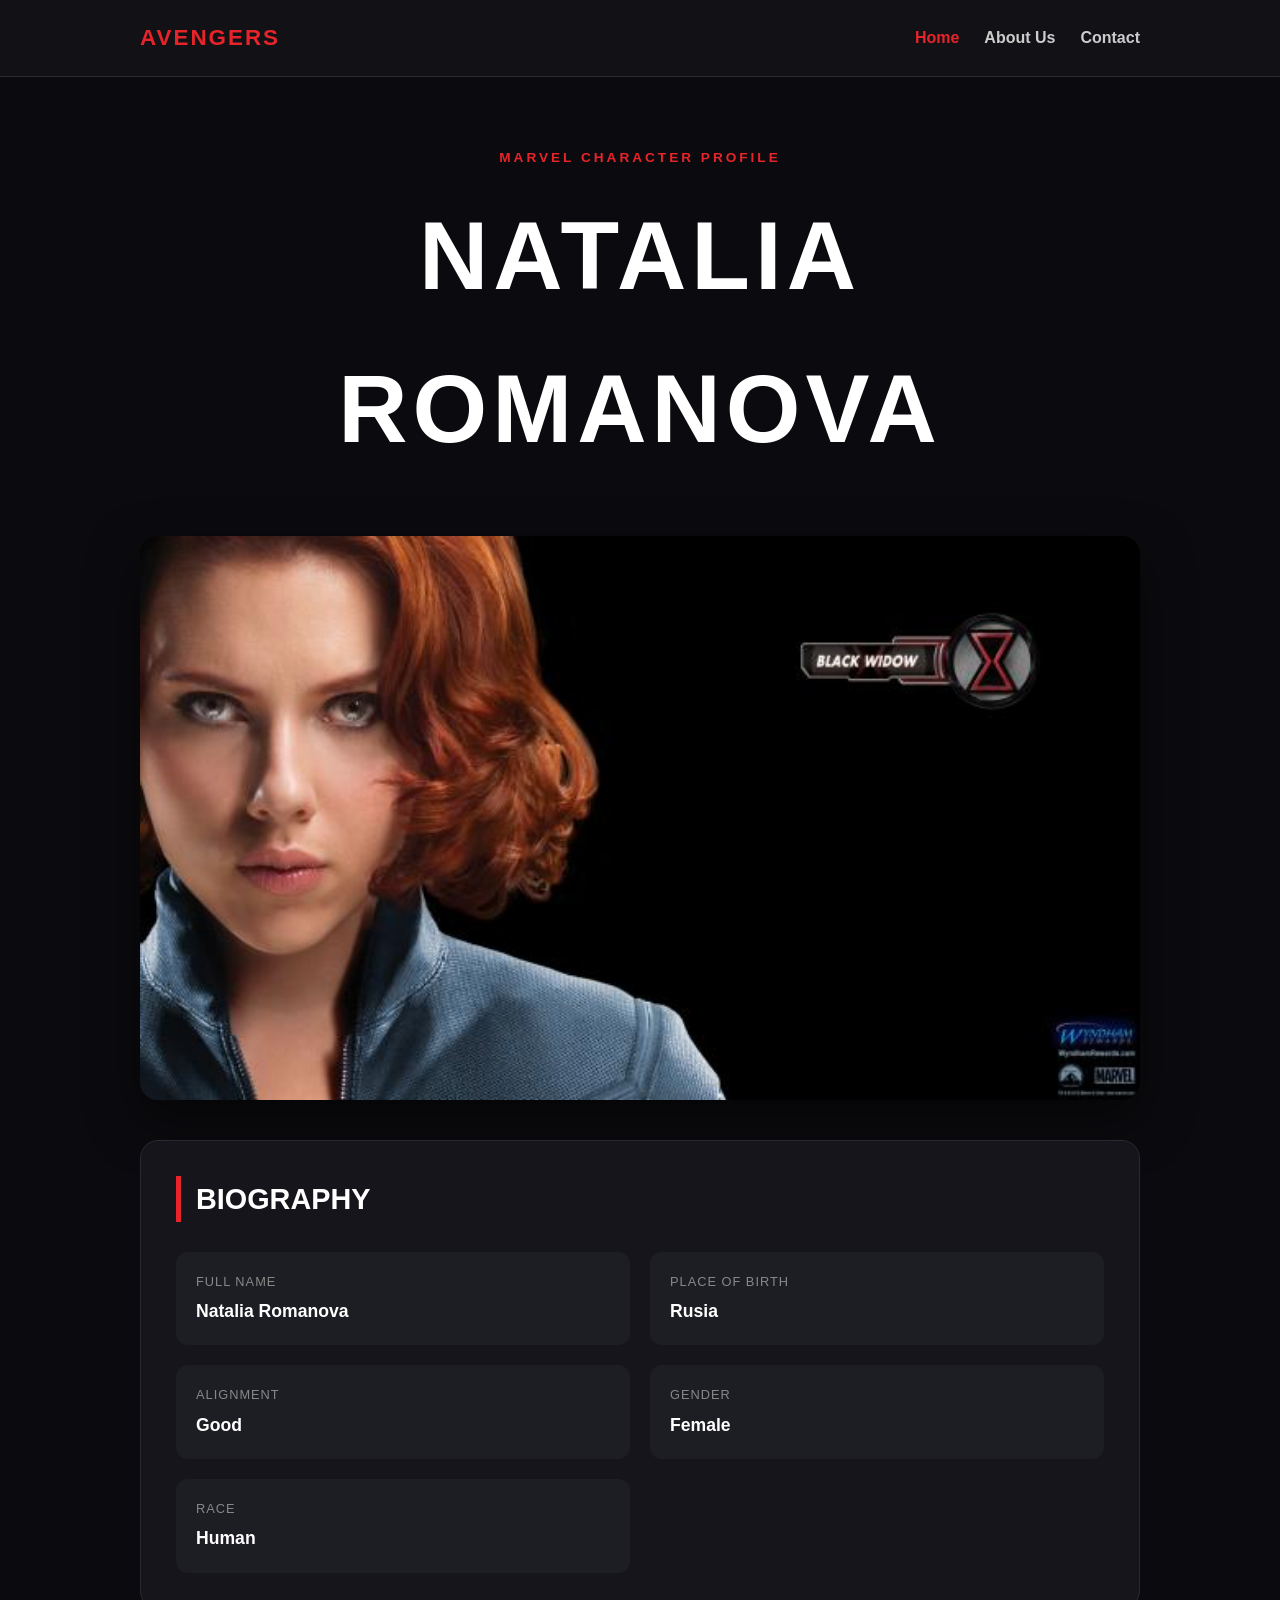
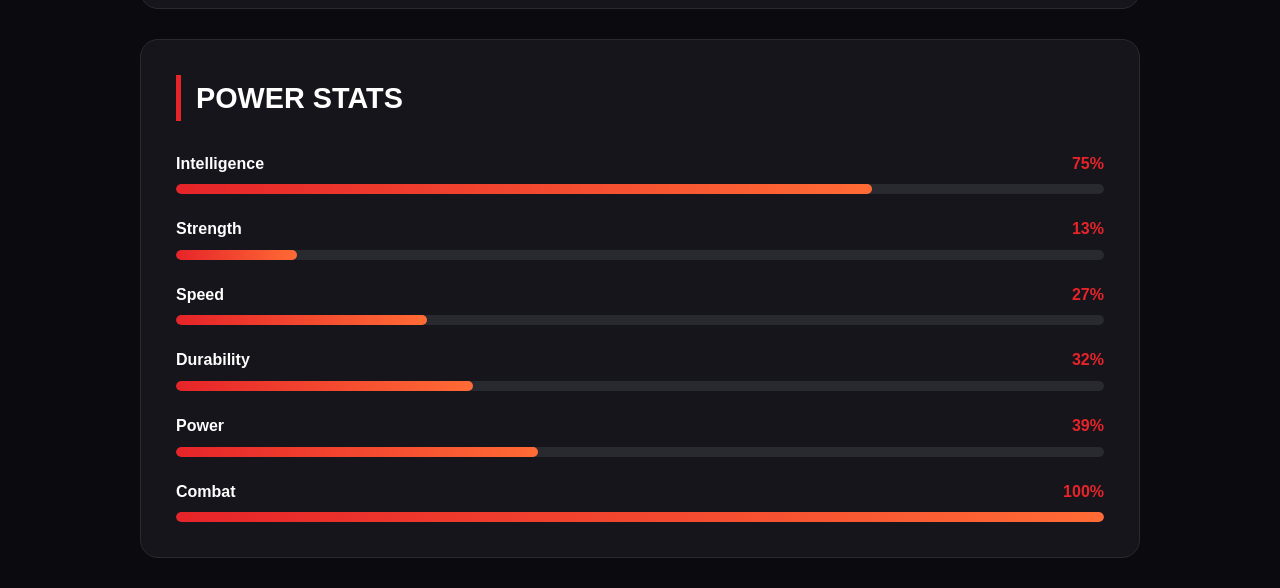
<file: avenger-6.html>
<!DOCTYPE html>
<html lang="en">
<head>
    <meta charset="UTF-8">
    <meta name="viewport" content="width=device-width, initial-scale=1.0">

    <title>Natalia Romanova | Avengers Character Profile</title>

    <link rel="stylesheet" href="style.css">
</head>

<body>

    <!-- Navigation -->
    <header class="navbar">
        <div class="container">
            <a href="index.html" class="logo">AVENGERS</a>

            <nav>
                <a href="index.html" class="active">Home</a>
                <a href="about.html">About Us</a>
                <a href="contact.html">Contact</a>
            </nav>
        </div>
    </header>

    <!-- Main Content -->
    <main class="container">

        <!-- Character Header -->
        <section class="character-header">
            <p class="subtitle">MARVEL CHARACTER PROFILE</p>
            <h1>Natalia Romanova</h1>

        </section>

        <!-- Character Image -->
        <section class="character-image">
            <img 
                src="images/avengers_06.jpg" 
                alt="Steve Rogers"
            >
        </section>

        <!-- Biography -->
        <section class="card">
            <h2>Biography</h2>

            <div class="bio-grid">

                <div class="bio-item">
                    <span>Full Name</span>
                    <strong>Natalia Romanova</strong>
                </div>

                <div class="bio-item">
                    <span>Place of Birth</span>
                    <strong>Rusia</strong>
                </div>

                <div class="bio-item">
                    <span>Alignment</span>
                    <strong>Good</strong>
                </div>

                <div class="bio-item">
                    <span>Gender</span>
                    <strong>Female</strong>
                </div>

                <div class="bio-item">
                    <span>Race</span>
                    <strong>Human</strong>
                </div>

            </div>
        </section>


        <!-- Power Stats -->
        <section class="card">
            <h2>Power Stats</h2>

            <div class="stats">

                <div class="stat">
                    <div class="stat-info">
                        <span>Intelligence</span>
                        <strong>75%</strong>
                    </div>
                    <div class="progress">
                        <div class="progress-bar" style="width: 75%;"></div>
                    </div>
                </div>


                <div class="stat">
                    <div class="stat-info">
                        <span>Strength</span>
                        <strong>13%</strong>
                    </div>
                    <div class="progress">
                        <div class="progress-bar" style="width: 13%;"></div>
                    </div>
                </div>


                <div class="stat">
                    <div class="stat-info">
                        <span>Speed</span>
                        <strong>27%</strong>
                    </div>
                    <div class="progress">
                        <div class="progress-bar" style="width: 27%;"></div>
                    </div>
                </div>


                <div class="stat">
                    <div class="stat-info">
                        <span>Durability</span>
                        <strong>32%</strong>
                    </div>
                    <div class="progress">
                        <div class="progress-bar" style="width: 32%;"></div>
                    </div>
                </div>


                <div class="stat">
                    <div class="stat-info">
                        <span>Power</span>
                        <strong>39%</strong>
                    </div>
                    <div class="progress">
                        <div class="progress-bar" style="width: 39%;"></div>
                    </div>
                </div>


                <div class="stat">
                    <div class="stat-info">
                        <span>Combat</span>
                        <strong>100%</strong>
                    </div>
                    <div class="progress">
                        <div class="progress-bar" style="width: 100%;"></div>
                    </div>
                </div>

            </div>
        </section>

    </main>


</body>
</html>
</file>
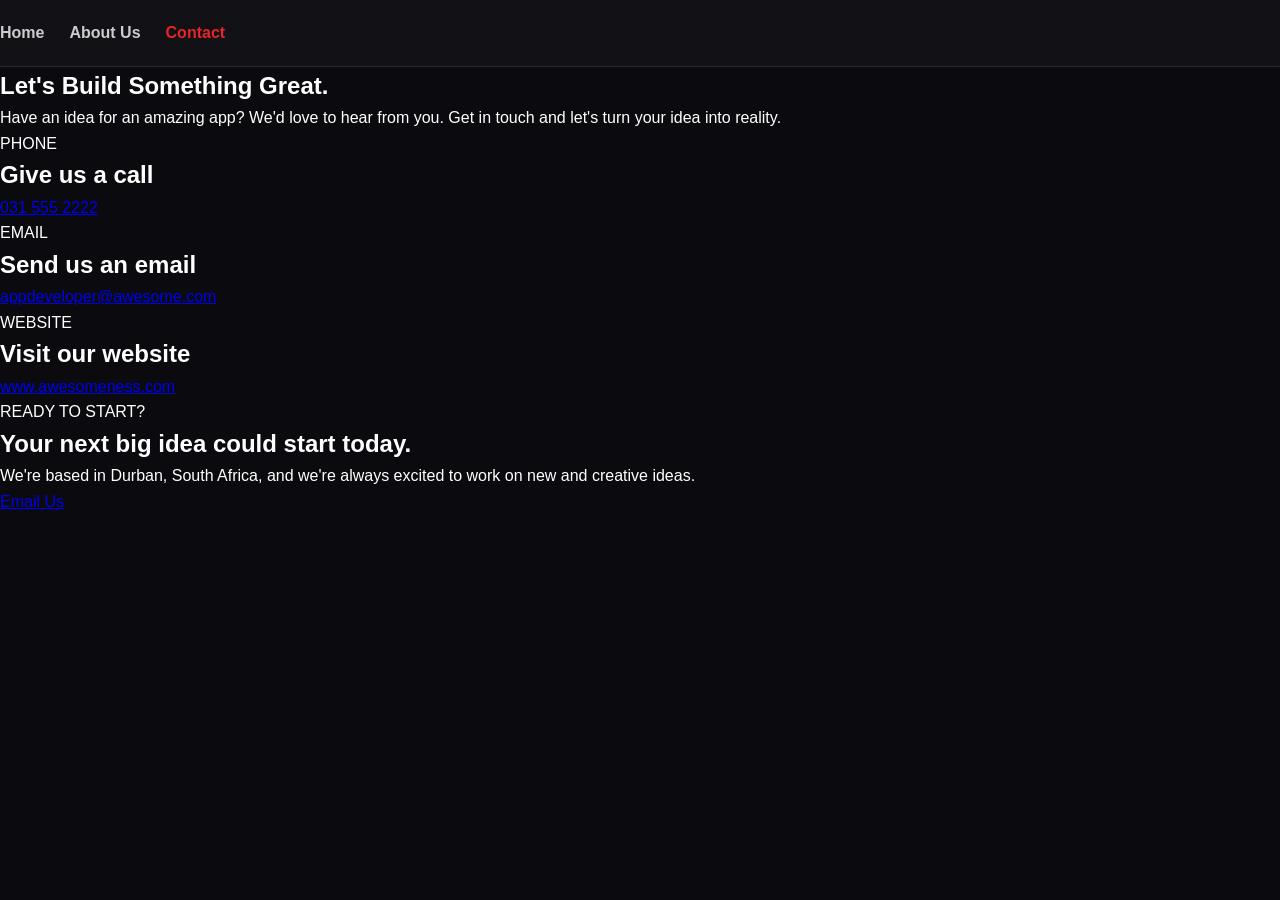
<file: contact.html>
<!DOCTYPE html>
<html lang="en">

<head>
    <meta charset="UTF-8">
    <meta name="viewport" content="width=device-width, initial-scale=1.0">

    <title>Contact Us | AppDev</title>

    <link rel="stylesheet" href="style.css">
</head>

<body>

    <!-- ==============================
         NAVIGATION
    =============================== -->

    <header class="navbar">

        <div class="nav-container">

            <nav>
                <a href="index.html">Home</a>
                <a href="about.html">About Us</a>
                <a href="contact.html" class="active">Contact</a>
            </nav>

        </div>

    </header>


    <!-- ==============================
         CONTACT HERO
    =============================== -->

    <main>

        <section class="contact-hero">

            <div class="contact-intro">

                <h1>
                    Let's Build
                    <span>Something Great.</span>
                </h1>

                <p>
                    Have an idea for an amazing app?
                    We'd love to hear from you. Get in touch
                    and let's turn your idea into reality.
                </p>

            </div>

        </section>


        <section class="contact-section">

            <!-- Phone -->
            <div class="contact-card">

                <div class="contact-icon">
                    
                </div>

                <div>

                    <span class="contact-label">
                        PHONE
                    </span>

                    <h2>Give us a call</h2>

                    <a href="tel:0315552222">
                        031 555 2222
                    </a>

                </div>

            </div>


            <!-- Email -->
            <div class="contact-card">

                <div class="contact-icon">
                    
                </div>

                <div>

                    <span class="contact-label">
                        EMAIL
                    </span>

                    <h2>Send us an email</h2>

                    <a href="mailto:appdeveloper@awesome.com">
                        appdeveloper@awesome.com
                    </a>

                </div>

            </div>


            <!-- Website -->
            <div class="contact-card">

                <div class="contact-icon">
                    
                </div>

                <div>

                    <span class="contact-label">
                        WEBSITE
                    </span>

                    <h2>Visit our website</h2>

                    <a
                        href="https://www.awesomeness.com"
                        target="_blank"
                        rel="noopener noreferrer"
                    >
                        www.awesomeness.com
                    </a>

                </div>

            </div>

        </section>


        <!-- ==============================
             CALL TO ACTION
        =============================== -->

        <section class="contact-cta">

            <div>

                <p class="eyebrow">
                    READY TO START?
                </p>

                <h2>
                    Your next big idea
                    could start today.
                </h2>

                <p>
                    We're based in Durban, South Africa,
                    and we're always excited to work on
                    new and creative ideas.
                </p>

            </div>

            <a
                href="mailto:appdeveloper@awesome.com"
                class="cta-button"
            >
                Email Us
            </a>

        </section>

    </main>

</body>
</file>
<file: style.css>
/* ==============================
   RESET
================================= */

* {
    margin: 0;
    padding: 0;
    box-sizing: border-box;
}


/* ==============================
   GENERAL
================================= */

body {
    font-family: Arial, Helvetica, sans-serif;
    background: #0b0b0f;
    color: #ffffff;
    line-height: 1.6;
}

.container {
    width: 90%;
    max-width: 1000px;
    margin: auto;
}


/* ==============================
   NAVIGATION
================================= */

.navbar {
    background: #111116;
    border-bottom: 1px solid #292930;
    padding: 20px 0;
    position: sticky;
    top: 0;
    z-index: 1000;
}

.navbar .container {
    display: flex;
    justify-content: space-between;
    align-items: center;
}

.logo {
    color: #e62429;
    text-decoration: none;
    font-size: 1.4rem;
    font-weight: 900;
    letter-spacing: 2px;
}

nav {
    display: flex;
    gap: 25px;
}

nav a {
    color: #cccccc;
    text-decoration: none;
    font-weight: bold;
    transition: 0.3s;
}

nav a:hover,
nav a.active {
    color: #e62429;
}


/* ==============================
   CHARACTER HEADER
================================= */

.character-header {
    text-align: center;
    padding: 70px 20px 40px;
}

.subtitle {
    color: #e62429;
    font-size: 0.85rem;
    font-weight: bold;
    letter-spacing: 3px;
    margin-bottom: 10px;
}

.character-header h1 {
    font-size: clamp(3rem, 8vw, 6rem);
    text-transform: uppercase;
    letter-spacing: 5px;
    margin-bottom: 10px;
}

.hero-description {
    color: #aaa;
    font-size: 1.1rem;
}


/* ==============================
   CHARACTER IMAGE
================================= */

.character-image {
    margin-bottom: 40px;
    overflow: hidden;
    border-radius: 18px;
    box-shadow: 0 20px 50px rgba(0, 0, 0, 0.5);
}

.character-image img {
    width: 100%;
    display: block;
    transition: transform 0.5s ease;
}

.character-image:hover img {
    transform: scale(1.03);
}


/* ==============================
   CARDS
================================= */

.card {
    background: #15151b;
    border: 1px solid #292930;
    border-radius: 18px;
    padding: 35px;
    margin-bottom: 30px;
}

.card h2 {
    font-size: 1.8rem;
    text-transform: uppercase;
    margin-bottom: 30px;
    border-left: 5px solid #e62429;
    padding-left: 15px;
}


/* ==============================
   BIOGRAPHY
================================= */

.bio-grid {
    display: grid;
    grid-template-columns: repeat(2, 1fr);
    gap: 20px;
}

.bio-item {
    background: #1d1d24;
    padding: 20px;
    border-radius: 12px;
}

.bio-item span {
    display: block;
    color: #888;
    font-size: 0.8rem;
    text-transform: uppercase;
    letter-spacing: 1px;
    margin-bottom: 5px;
}

.bio-item strong {
    font-size: 1.1rem;
}


/* ==============================
   POWER STATS
================================= */

.stats {
    display: flex;
    flex-direction: column;
    gap: 22px;
}

.stat-info {
    display: flex;
    justify-content: space-between;
    margin-bottom: 8px;
}

.stat-info span {
    font-weight: bold;
}

.stat-info strong {
    color: #e62429;
}

.progress {
    width: 100%;
    height: 10px;
    background: #292930;
    border-radius: 20px;
    overflow: hidden;
}

.progress-bar {
    height: 100%;
    background: linear-gradient(
        90deg,
        #e62429,
        #ff6b35
    );
    border-radius: 20px;
}

.gallery img{
        width: 100%;
 }


/* ==============================
   RESPONSIVE DESIGN
================================= */

@media (max-width: 600px) {

    .navbar .container {
        flex-direction: column;
        gap: 15px;
    }

    nav {
        gap: 15px;
    }

    .character-header {
        padding-top: 45px;
    }

    .card {
        padding: 25px;
    }

    .bio-grid {
        grid-template-columns: 1fr;
    }

    .character-header h1 {
        letter-spacing: 2px;
    }
}
</file>
